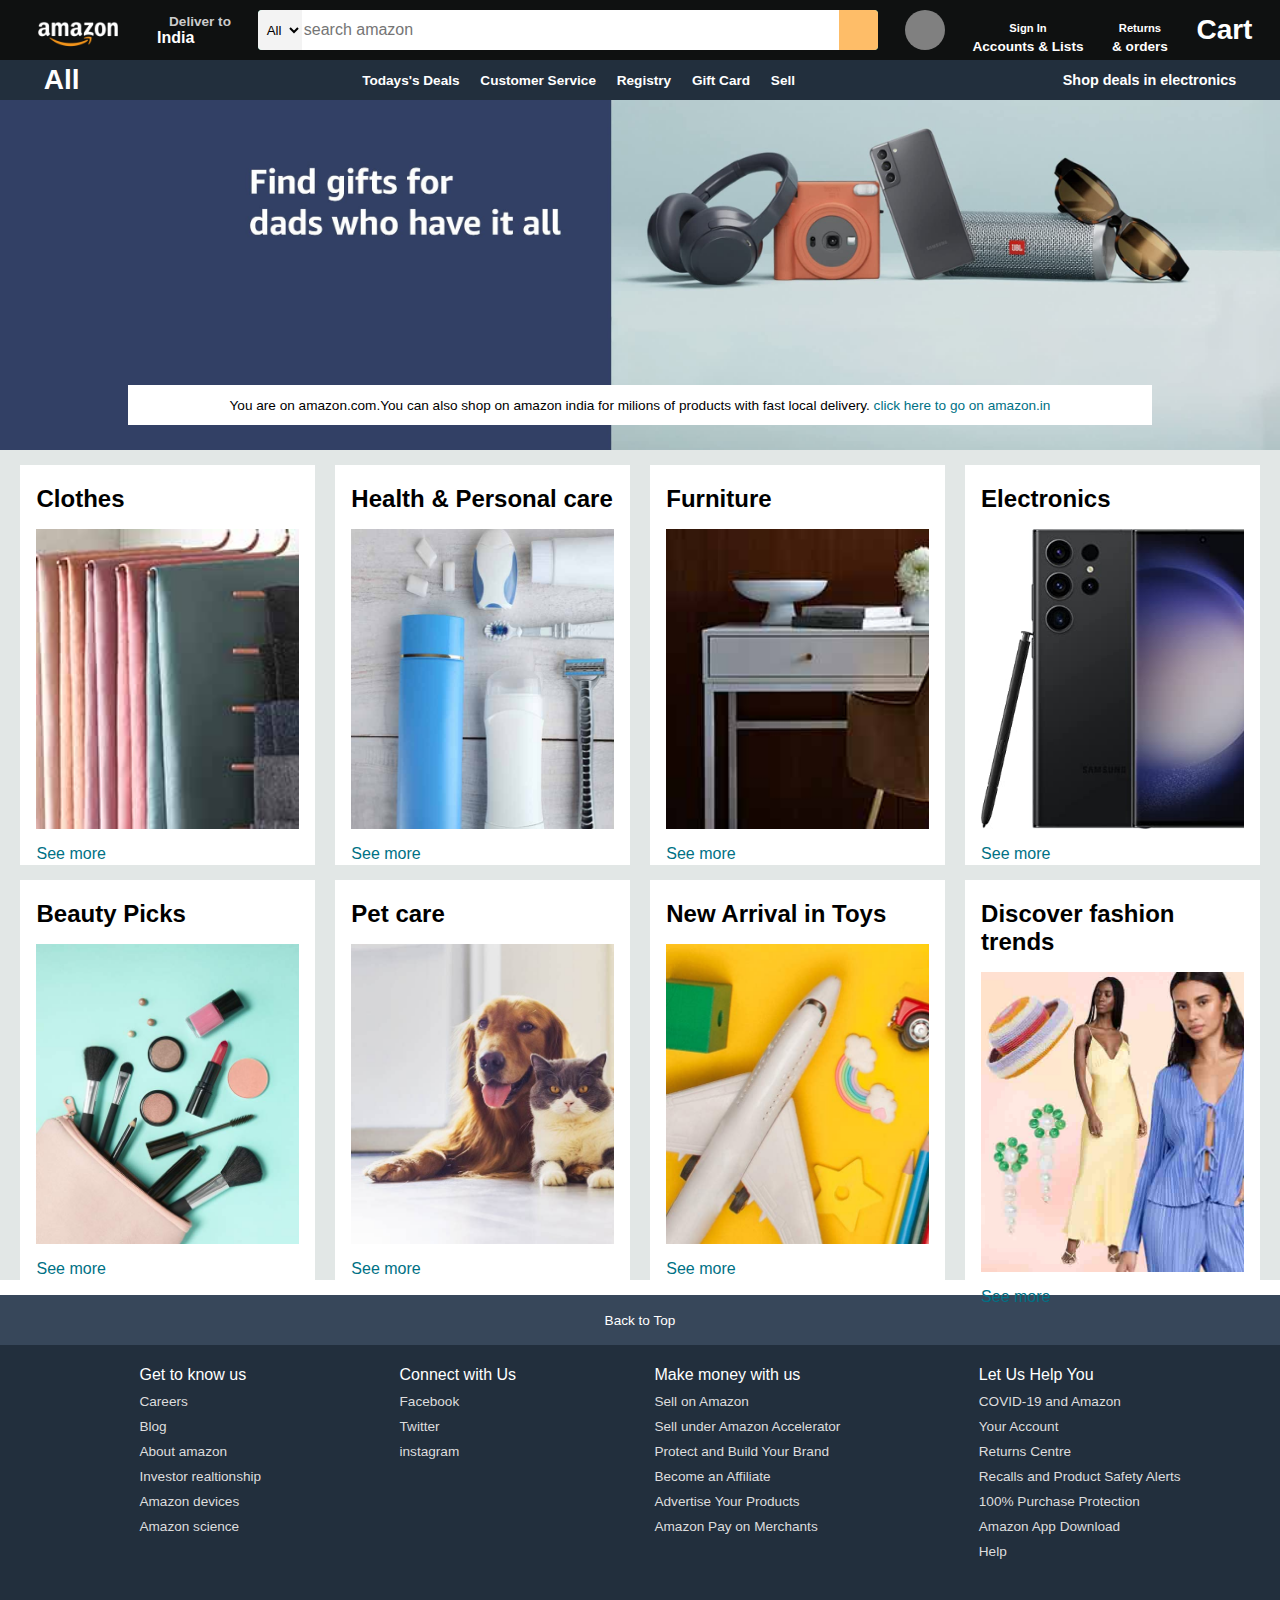
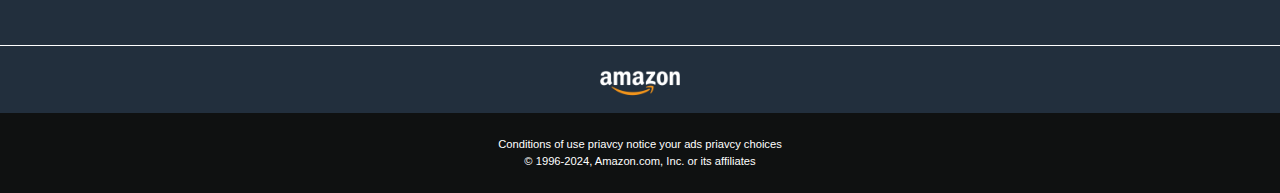
<file: index.html>
<!DOCTYPE html>
<html lang="en">
<head>
    <meta charset="UTF-8">
    <meta name="viewport" content="width=device-width, initial-scale=1.0">
    <title>amazon</title>
    <link rel="stylesheet" href="https://cdnjs.cloudflare.com/ajax/libs/font-awesome/6.6.0/css/all.min.css" integrity="sha512-Kc323vGBEqzTmouAECnVceyQqyqdsSiqLQISBL29aUW4U/M7pSPA/gEUZQqv1cwx4OnYxTxve5UMg5GT6L4JJg==" crossorigin="anonymous" referrerpolicy="no-referrer" />
    <link rel="stylesheet" href="amazon.css">
    
</head>
<body>
    <header>
        <div class="navbar">
            <div class="nav-logo border">
                <div class="logo"></div>
            </div>
        
        <div class="nav-address border">
            <p class="add-one">Deliver to</p>
            <div class="add-icon">
            <i class="fa-solid fa-location-dot"></i>
            <p class="add-two">India</p>
            </div>
            </div>
            <div class="nav-search">
            <select class="search-select">
                <option>All</option>
            </select>
            <input class="search-input" placeholder="search amazon">
            <div class="search-icon">
                <i class="fa-solid fa-magnifying-glass"></i>
            </div>
            </div>  
            <div class="mic border">
                <i class="fa-solid fa-microphone"></i>
            </div>
            <!-- <div class="nav-signin border">
                <span> sign in</span>
                <p class="nav-second">Accounts & Lists</p>
            </div> -->
            <div class="nav-signin border">
                <a href="auth.html"><span>Sign In</span></a>
                <p class="nav-second">Accounts & Lists</p>
            </div> 
            <div class="nav-return border">
                <span>Returns</span>
                <p class="nav-second">& orders</p>
            </div>
            <div class="nav-cart border">
                <i class="fa-solid fa-cart-shopping"></i>
                Cart
            </div>
    </div>
    <div class="panel">
        <div class="panel-all border"> 
            <i class="fa-solid fa-bars"></i>
            All
        </div>
        <div class="panel-ops">
       <p class="border">Todays's Deals</p>
       <p class="border">Customer Service</p>
       <p class="border">Registry</p>
       <p class="border">Gift Card</p>
       <p class="border">Sell</p>
      </div>
      <div class="panel-deals border">
        Shop deals in electronics
      </div>
    </div>
    </header>
    <div class="hero-section">
        <div class="hero-msg">
            <p>You are on amazon.com.You can also shop on amazon india for milions of products with fast local delivery.<a> click here to go on amazon.in</a></p>
        </div>
    </div>
    <div class="shop-section">
        <div class="box">
            <div class="box-content">
       <h2>Clothes</h2>
       <div class="box-img" style="background-image: url('box1_image.jpg');"></div>
       <p>See more</p>
        </div>
        </div>
        <div class="box"><div class="box-content">
            <h2>Health & Personal care</h2>
            <div class="box-img" style="background-image: url('box2_image.jpg');"></div>
            <p>See more</p>
             </div></div>
        <div class="box"> <div class="box-content">
            <h2>Furniture</h2>
            <div class="box-img" style="background-image: url('box3_image.jpg');"></div>
            <p>See more</p>
             </div></div>
        <div class=" box"> <div class="box-content">
            <h2>Electronics</h2>
            <div class="box-img" style="background-image: url('box4_image.jpg');"></div>
            <p>See more</p>
             </div>
            </div>
            <div class="box">
                <div class="box-content">
           <h2>Beauty Picks</h2>
           <div class="box-img" style="background-image: url('box5_image.jpg');"></div>
           <p>See more</p>
            </div>
            </div>
            <div class="box"><div class="box-content">
                <h2>Pet care</h2>
                <div class="box-img" style="background-image: url('box6_image.jpg');"></div>
                <p>See more</p>
                 </div></div>
            <div class="box"> <div class="box-content">
                <h2>New Arrival in Toys</h2>
                <div class="box-img" style="background-image: url('box7_image.jpg');"></div>
                <p>See more</p>
                 </div></div>
            <div class="box"> <div class="box-content">
                <h2>Discover fashion trends</h2>
                <div class="box-img" style="background-image: url('box8_image.jpg');"></div>
                <p>See more</p>
                 </div>
                </div>
    </div>
    <footer> 
<div class="foot-panel1">
    Back to Top
</div>
<div class="foot-panel2 border">
    <ul>
<p>Get to know us</p>
<a>Careers</a>
<a>Blog</a>
<a>About amazon</a>
<a>Investor realtionship</a>
<a>Amazon devices</a>
<a>Amazon science</a>
</ul>
<ul>
    <p>Connect with Us</p>
    <a>Facebook</a>
    <a>Twitter</a>
    <a>instagram</a>
    </ul>
    <ul>
        <p>Make money with us</p>
        <a>Sell on Amazon</a>
        <a>Sell under Amazon Accelerator</a>
        <a>Protect and Build Your Brand</a>
        <a>Become an Affiliate</a>
        <a>Advertise Your Products</a>
        <a>Amazon Pay on Merchants</a>
        </ul>
        <ul>
            	
<p>Let Us Help You</p>
<a>COVID-19 and Amazon</a>
<a>Your Account</a>
<a>Returns Centre</a>
<a>Recalls and Product Safety Alerts</a>
<a>100% Purchase Protection</a>
<a>Amazon App Download</a>
<a>Help</a>
</ul>
</div>
<div class="foot-panel3">
    <div class="logo"></div>
</div>
<div class="foot-panel4">
<div class="pages">
    <a>Conditions of use</a>
<a>priavcy notice</a>
<a>your ads priavcy choices</a>
</div>
<div class="copyright">
        © 1996-2024, Amazon.com, Inc. or its affiliates
</div>
</div>
 </footer>
</body>
</html>
</file>
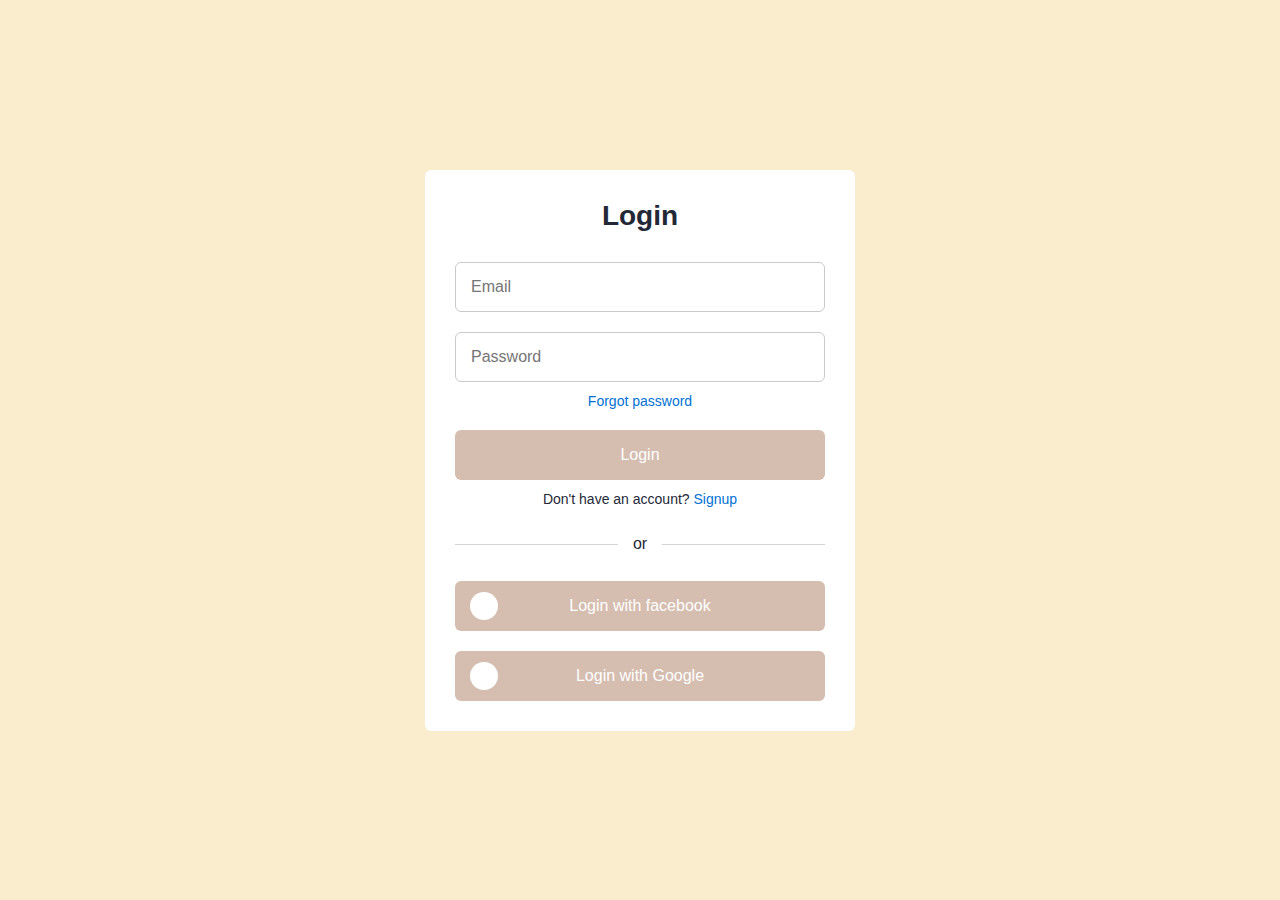
<file: auth.html>
<!DOCTYPE html>
<html lang="en">
<head>
    <meta charset="UTF-8">
    <meta name="viewport" content="width=device-width, initial-scale=1.0">
    <title>sign up</title>
    <link rel="stylesheet" href="https://cdnjs.cloudflare.com/ajax/libs/font-awesome/6.6.0/css/all.min.css" integrity="sha512-Kc323vGBEqzTmouAECnVceyQqyqdsSiqLQISBL29aUW4U/M7pSPA/gEUZQqv1cwx4OnYxTxve5UMg5GT6L4JJg==" crossorigin="anonymous" referrerpolicy="no-referrer" />
    <link rel="stylesheet" href="amazon.css">
</head>
<body>
   <section class="container forms">
    <div class="form login">
        <div class="form-content">
            <header>Login</header>
          <form action="#">
       <div class="field input-field">
        <input type="email" placeholder="Email" class="input">
       </div>
       <div class="field input-field">
        <input type="password" placeholder="Password" class="password">
        <i class="fa-solid fa-eye-slash eye-icon"></i>
       </div>
       <div class="form-link">
     <a href="#" class="forgot-pass">Forgot password</a>
      </div>
       <div class="field button-field">
      <button>Login</button>
       </div>
       <div class="form-link">
         <span>Don't have an account? <a href="#" class=" link sign-up link">Signup</a></span>
         </div>
          </form>
        </div>
        <div class="line"></div>
        <div class="media-options">
            <a href="#" class="field facebook">
                <i class="fa-brands fa-facebook-f facebook-icon"></i>
                <span> Login with facebook</span>
            </a>
            </div>
            <div class="media-options">
                <a href="#" class="field facebook">
                    <i class="fa-brands fa-google google-icon"></i>
                    <span> Login with Google</span>
                </a>
                </div>
</div>
<!-- sign-upform -->

<div class="form signup">
    <div class="form-content">
        <header>Signup</header>
      <form action="#">
   <div class="field input-field">
    <input type="email" placeholder="Email" class="input">
   </div>

   <div class="field input-field">
    <input type="password" placeholder="Password" class="password">
    <i class="fa-solid fa-eye-slash eye-icon"></i>
   </div>

   <div class="field input-field">
    <input type="password" placeholder=" Confirm Password" class="password">
    <i class="fa-solid fa-eye-slash eye-icon"></i>
   </div>



   <div class="field button-field">
  <button>Signup</button>
   </div>

   <div class="form-link">
     <span>Already have an account? <a href="#" class=" link login-link">Login</a></span>
     </div>

      </form>
    </div>
    <div class="line"></div>
    <div class="media-options">
        <a href="#" class="field facebook">
            <i class="fa-brands fa-facebook-f facebook-icon"></i>
            <span> Login with facebook</span>
        </a>
        </div>
        <div class="media-options">
            <a href="#" class="field facebook">
                <i class="fa-brands fa-google google-icon"></i>
                <span> Login with Google</span>
            </a>
            </div>
</div>
</section>

<!-- javascript -->
 <script src="script.js"></script>

</body>
</html>
</file>
<file: amazon.css>
*{
margin: 0;
font-family: Arial, Helvetica, sans-serif;
box-sizing: border-box;
}
.navbar{
height: 60px;
background-color: #0f1111;
color: white;
display: flex;
align-items: center;
 justify-content: space-evenly; 
}
.nav-logo{
height: 50px;
width: 100px;

}
.logo{
background-image: url("amazon_logo.png");
background-size: cover;
height: 50px;
width: 100px;
}
.border{
    border: 1.5px solid transparent;
}
.border:hover{
    border: 1.5px solid white;
}
/* box2 */
.add-one{
color: #cccccc;
font-size: 0.85rem;
margin-left: 15px;
}
.add-two{
font-size: 1rem;
margin-left: 3px;
}
.add-icon{
display: flex;
align-items: center;

}
/* box3 */
.nav-search{
display: flex;
justify-content: space-evenly;
background-color: aquamarine;
width: 620px;
height: 40px;
border-radius: 4px;
}
.search-select{
background-color: #f3f3f3;
width: 50px;
text-align: center;
border-top-left-radius: 4px;
border-bottom-left-radius: 4px;
border: none;
}
.search-input{
width: 100%;
font-size: 1rem;
border: none;
}
.search-icon{
width: 45px;
display: flex;
justify-content: center;
align-items: center;
font-size: 1.2rem;
background-color: #febd68;
border-top-right-radius: 4px;
border-bottom-right-radius: 4px;
}
.nav-search:hover{
    border: 2px solid orange;
}
.mic{
    height: 40px;
    width: 40px;
    border-radius: 50%;
    background-color:gray;
    display: flex;
    justify-content: center;
    align-items: center;

    /* box 4 */
}
span{
font-size: 0.7rem;
}
.nav-second{
font-size: 0.85rem;
font-weight: 700;
}

/* panel */
.panel{
height: 40px;
background-color: #222f3d;
display: flex;
color: white;
align-items: center;
justify-content: space-evenly;
}
.panel-ops p{
display: inline;
margin-left: 15px;
}
.panel-ops{
    width: 70%;
    font-size: 0.85rem;
}
.panel-deals{
    font-size: 0.9rem;
     font-weight: 700;
}
/* hero section */
.hero-section{
    background-image: url("hero_image.jpg");
    background-size: cover;
    height: 350px;
    display: flex;
    justify-content: center;
    align-items: flex-end;
}
.hero-msg{
background-color: white;
color: black;
height: 40px;
display: flex;
align-items: center;
justify-content: center;
font-size: 0.85rem;
width: 80%;
margin-bottom: 25px;

}
.hero-msg a{
    color: #007185;
}
.shop-section{
    display: flex;
    flex-wrap: wrap;
    justify-content: space-evenly;
background-color: #e2e7e6;

}
.box{
       /* border: 2px solid black; */
    height: 400px;
    width: 23%;
    background-color: white;
    padding: 20px 0px 15px;
    margin-top: 15px;
    
}

.box-img{
    height: 300px;
  background-size: cover;
 margin-top: 1rem;
  margin-bottom: 1rem;
}
 .box-content{ 
 margin-left: 1rem; 
 margin-right: 1rem; 

}  
.box-content p{
    color: #007185;
}
/* footer */
footer{
    margin-top: 15px;
}

.foot-panel1{
background-color: #37475a;
color: white;
height: 50px;
display: flex;
justify-content: center;
align-items: center;
font-size: 0.85rem;
}
.foot-panel2{
    background-color: #222f3d;
color: white;
height: 300px;
display: flex;
justify-content: space-evenly;

}
ul{
    margin-top: 20px;
}
ul a{
    display: block;
    font-size: 0.85rem;
    margin-top: 10px;
    color: #dddddd;
}
.foot-panel3{
    background-color: #222f3d;
    color: white;
border-top: 0.5px solid white;
height: 68px;
display: flex;
justify-content: center;
align-items: center;
} 
.logo{
background-image: url("amazon_logo.png");
background-size: cover;
height: 50px;
width: 100px;
}
.foot-panel4{
background-color: #0f1111;
color:white;
font-size: 0.7rem;
text-align: center;
height: 80px;
}

.pages{
padding-top: 25px;
}

.copyright{
    padding-top: 5px;
 }

 .nav-signin a {
    color: white; /* Change to white */
    text-decoration: none; /* Remove underline */
}

.nav-signin a:hover {
    text-decoration: underline; /* Optional: underline on hover */
    color: #ccc; /* Optional: light color on hover */
}

.container{
    height: 100vh;
    width :100%;
    display: flex;
    align-items: center;
    justify-content: center;
    background-color:#faedcd ;
    column-gap: 30px;
  }

  .form {
    position: absolute;
max-width: 430px;
width: 100%;
padding: 30px;
border-radius: 6px;
background-color:#ffff;
  }
  .form.signup{
opacity: 0;
pointer-events: none;
}

.forms.show-signup .form.signup{
opacity: 1;
pointer-events: auto;
}
.forms.show-signup .form.login{
    opacity: 0;
    pointer-events: none;
    }



header{
    font-size: 28px;
    font-weight: 600;
    color: #232836;
    text-align: center;
  }
form{
    margin-top: 30px;
}
.form .field{
    position: relative;
height: 50px;
width: 100%;
margin-top: 20px;
border-radius: 6px;
}

.field input,
.field button{
    height: 100%;
    width: 100%;
    border: none;
    font-size: 16px;
    font-weight: 400;
    border-radius: 6px;
}

.field input{
    outline: none;
    padding: 0 15px;
    border: 1px solid #CACACA;
}
.eye-icon{
    position: absolute;
    top: 50%;
    right: 10px;
    transform: translateY(-50%);
    font-size: 18px;
    color: #8b8b8b;
    cursor: pointer;
    padding: 5px;
}
.field button{
    color: #ffff;
background-color: #d5bdaf;
transition: all 0.3s ease;
cursor: pointer;

}

.form-link{
    text-align: center;
    margin-top: 10px;
}
.form-link span,
.form-link a{
    font-size: 14px;
    font-weight: 400;
    color:#232836
    
}
.form a{
    color: #0171d3;
    text-decoration: none;
}
form a:hover{
    text-decoration: underline;
}
.line{
position: relative;
height: 1px;
width: 100%;
margin:36px 0;
background-color: #d4d4d4;
}
.line::before{
content:'or';
position: absolute;
top: 50%;
left: 50%;
transform: translate(-50% , -50%);
background-color: #ffff;
color: #232836;
padding: 0 15px;
}

.media-options a{
display: flex;
align-items: center ;
justify-content: center;
}

a.facebook{
color: #ffff;
background-color:#d5bdaf;
}
.media-options span{
font-size: 16px;
}
a.facebook .facebook-icon{
height: 28px;
width: 28px;
color: #d5bdaf;
font-size: 20px;
border-radius: 50%;
display: flex;
align-items: center;
justify-content: center;
background-color: #ffff;
}
.facebook-icon{
position: absolute;
top: 50%;
left:15px;
transform: translateY(-50%);
font-size: 30px;
}
a.facebook .google-icon{
    height: 28px;
    width: 28px;
    color: #d5bdaf;
    font-size: 20px;
    border-radius: 50%;
    display: flex;
    align-items: center;
    justify-content: center;
    background-color: #ffff;
    }

.google-icon{
    position: absolute;
    top: 50%;
    left:15px;
    transform: translateY(-50%);
    font-size: 30px;  
}
</file>
